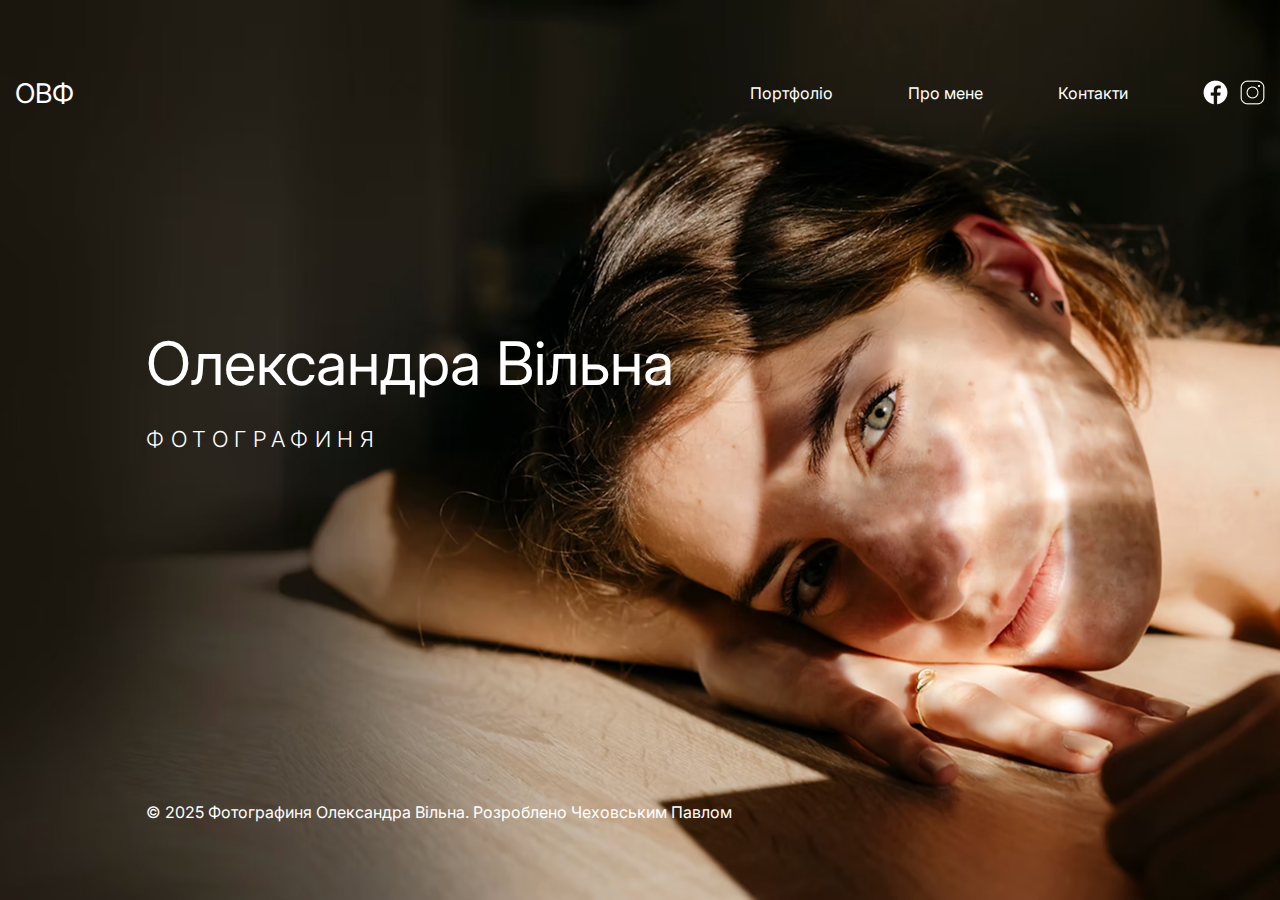
<file: index.html>
<!DOCTYPE html>
<html lang="uk">

<head>
    <meta charset="UTF-8">
    <meta name="viewport" content="width=device-width, initial-scale=1.0">
    <title>Головна сторінка</title>
    <link rel="preconnect" href="https://fonts.googleapis.com">
<link rel="preconnect" href="https://fonts.gstatic.com" crossorigin>
<link href="https://fonts.googleapis.com/css2?family=Inter:opsz,wght@14..32,100..900&display=swap" rel="stylesheet">
    <link rel="stylesheet" href="css/home.css">
</head>

<body>
    <div class="wrapper">
        <header class="header">
            <div class="header-container">
            <nav class="nav">
                <a href="home.html" class="subtitle">ОВФ</a>
                <div class="nav-block">
                    <a href="portfolio.html" class="nav-item">Портфоліо</a>
                    <a href="#" class="nav-item">Про мене</a>
                    <a href="#" class="nav-item">Контакти</a>
                    <div class="link-item">
                        <a href="https://www.facebook.com/" class="facebook-icon">
                            <img src="images/facebook-icon.png" alt="Facebook">
                        </a>
                        <a href="https://www.instagram.com/" class="instagram-icon">
                            <img src="images/instagram-icon.png" alt="Instagram">
                        </a>
                    </div>
                </div>
            </nav>
            </div> 
        </header>
        <main class="main">
            <div class="main-container">
                <h1 class="title">Олександра Вільна</h1>
                <p class="text">фотографиня</p>
            </div>
        </main>
        <footer class="footer">
            <div class="footer-container">
                <p class="copyright">© 2025 Фотографиня Олександра Вільна. Розроблено Чеховським Павлом</p>
            </div>
        </footer>
        
    </div>

</body>

</html>
</file>
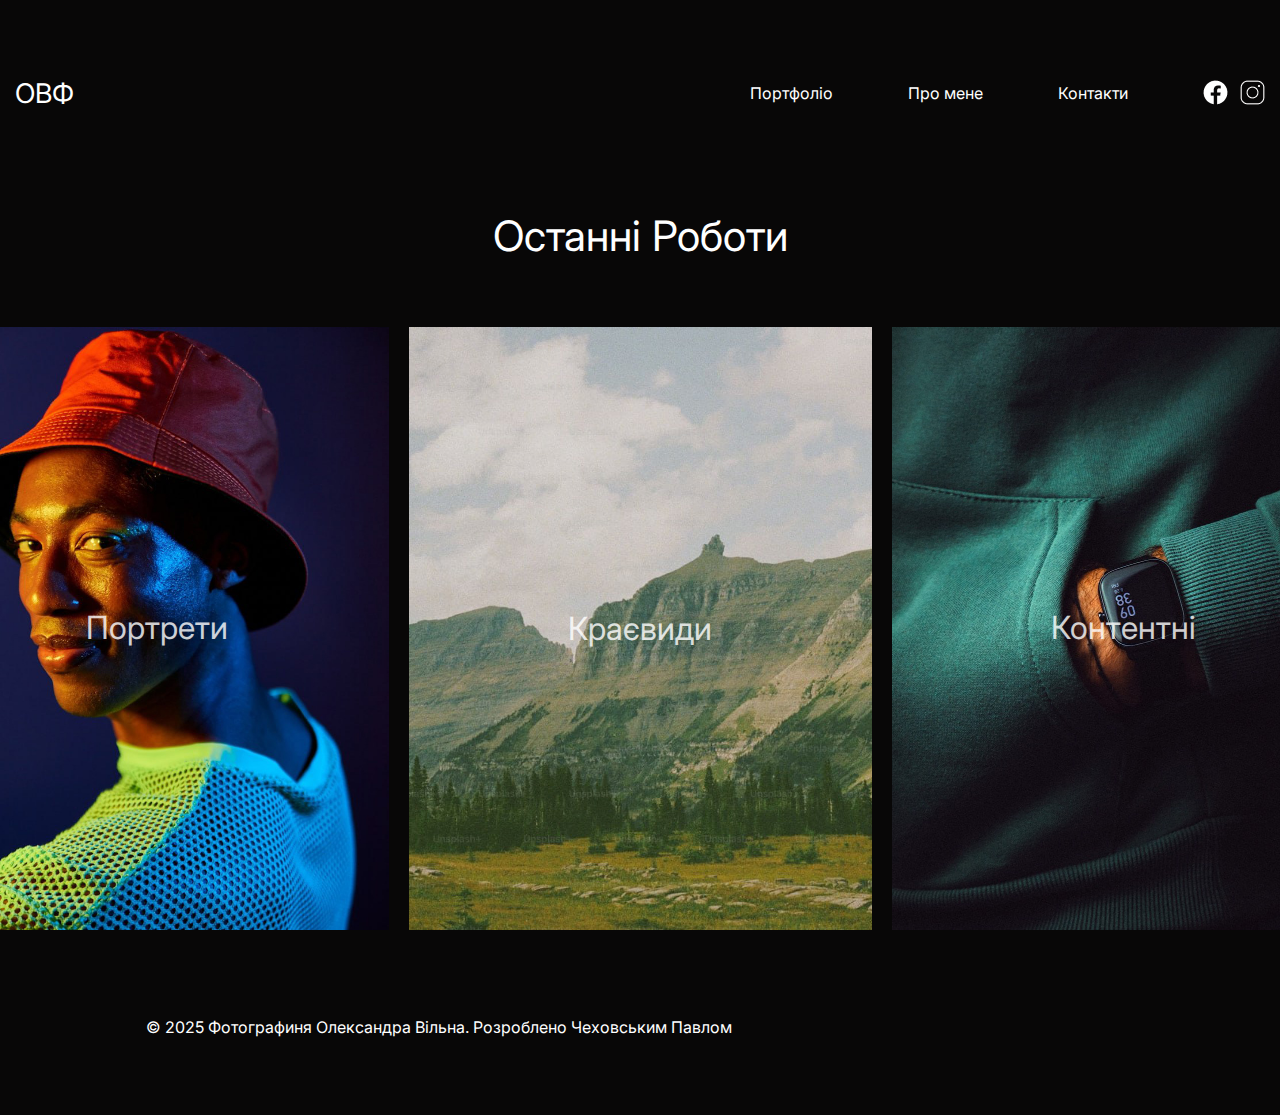
<file: portfolio.html>
<!DOCTYPE html>
<html lang="uk">

<head>
    <meta charset="UTF-8">
    <meta name="viewport" content="width=device-width, initial-scale=1.0">
    <title>Портфоліо</title>
    <link rel="preconnect" href="https://fonts.googleapis.com">
<link rel="preconnect" href="https://fonts.gstatic.com" crossorigin>
<link href="https://fonts.googleapis.com/css2?family=Inter:opsz,wght@14..32,100..900&display=swap" rel="stylesheet">
    <link rel="stylesheet" href="css/portfolio.css">
</head>

<body>
    <div class="wrapper"> 
        <header class="header">
            <div class="header-container">
                <nav class="nav">
                    <a href="home.html" class="subtitle">ОВФ</a>
                    <div class="nav-block">
                        <a href="#" class="nav-item">Портфоліо</a>
                        <a href="#" class="nav-item">Про мене</a>
                        <a href="#" class="nav-item">Контакти</a>
                        <div class="link-item">
                            <a href="https://www.facebook.com/" class="facebook-icon">
                                <img src="images/facebook-icon.png" alt="Facebook">
                            </a>
                            <a href="https://www.instagram.com/" class="instagram-icon">
                                <img src="images/instagram-icon.png" alt="Instagram">
                            </a>
                        </div>
                    </div>
                </nav>
            </div>    
        </header>   
        <main class="main">
            <div class="main-container">
                <h2 class="title">Останні Роботи</h2>
                <ul class="category-list">
                    <li class="list-item portraits">
                        <div class="image-container">
                            <img src="images/portraits.jpg" alt="Портрети">
                            <a href="#" class="category-link">Портрети</a>
                        </div>
                    </li>
                    <li class="list-item landscapes">
                        <div class="image-container">
                            <img src="images/landscapes.jpg" alt="Краєвиди">
                            <a href="#" class="category-link">Краєвиди</a>
                        </div>
                    </li>
                    <li class="list-item contents">
                        <div class="image-container">
                            <img src="images/contents.jpg" alt="Контентні">
                            <a href="#" class="category-link" >Контентні</a>
                        </div>
                    </li>
                </ul>
            </div>
        </main>    
        <footer class="footer">
            <div class="footer-container">  
                <p class="copyright">© 2025 Фотографиня Олександра Вільна. Розроблено Чеховським Павлом</p>
            </div>
        </footer>      
    </div>

</body>

</html>
</file>
<file: css/home.css>
@charset "UTF-8";
*,
*::before,
*::after {
  padding: 0;
  margin: 0;
  border: none;
  -webkit-box-sizing: border-box;
          box-sizing: border-box;
}

*::before,
*::after {
  display: inline-block;
}

a {
  text-decoration: none;
  color: inherit;
  display: inline-block;
}

li {
  list-style: none;
}

img {
  vertical-align: top;
}

h1,
h2,
h3,
h4,
h5,
h6 {
  font-weight: inherit;
  font-size: inherit;
}

html,
body {
  line-height: 1;
  height: 100%;
}

/* FORM */
input,
button,
textarea {
  font-family: inherit;
  font-size: inherit;
  line-height: inherit;
  color: inherit;
  background-color: transparent;
}

input,
textarea {
  width: 100%;
}

button,
select,
option {
  cursor: pointer;
}

input[type=text],
input[type=email],
input[type=tel],
textarea {
  -webkit-appearance: none;
     -moz-appearance: none;
          appearance: none;
}

html {
  font-size: 16px;
}

body {
  background-image: url(../images/background-image.jpg);
  background-size: cover;
  font-family: "Inter", serif;
  color: #FFFFFF;
}
body .wrapper {
  overflow: clip;
  display: -webkit-box;
  display: -ms-flexbox;
  display: flex;
  -webkit-box-orient: vertical;
  -webkit-box-direction: normal;
      -ms-flex-direction: column;
          flex-direction: column;
  -webkit-box-pack: justify;
      -ms-flex-pack: justify;
          justify-content: space-between;
  min-height: 100vh;
}

.header {
  font-weight: 400;
  padding-top: 80px; /* Вихідний верхній відступ */
}
@media (max-width: 1000px) {
  .header {
    padding-top: 40px; /* Зменшений верхній відступ */
  }
  .header .subtitle {
    font-size: 1.25rem;
  }
}
.header .header-container {
  max-width: 1458px;
  margin: 0 auto;
  padding: 0 15px;
}
.header .nav {
  display: -webkit-box;
  display: -ms-flexbox;
  display: flex;
  -webkit-box-pack: justify;
      -ms-flex-pack: justify;
          justify-content: space-between;
}
.header .nav .subtitle {
  line-height: 1;
  font-size: 1.6875rem;
  -ms-flex-item-align: start;
      align-self: flex-start;
  -webkit-transition-duration: 0.3s;
          transition-duration: 0.3s;
}
.header .nav .subtitle:hover {
  text-decoration: underline;
  -webkit-transform: scale(1.1);
      -ms-transform: scale(1.1);
          transform: scale(1.1);
  -webkit-transition-duration: 0.3s;
          transition-duration: 0.3s;
}
.header .nav .nav-block {
  display: -webkit-box;
  display: -ms-flexbox;
  display: flex;
  -webkit-box-pack: start;
      -ms-flex-pack: start;
          justify-content: flex-start;
  gap: 75px;
}
.header .nav .nav-block .nav-item {
  line-height: 1.2;
  font-size: 16px;
  -ms-flex-item-align: center;
      align-self: center;
  -webkit-transition-duration: 0.3s;
          transition-duration: 0.3s;
}
.header .nav .nav-block .nav-item:hover {
  text-decoration: underline;
  -webkit-transform: scale(1.2);
      -ms-transform: scale(1.2);
          transform: scale(1.2);
  -webkit-transition-duration: 0.3s;
          transition-duration: 0.3s;
}
.header .nav .nav-block .link-item {
  display: -webkit-box;
  display: -ms-flexbox;
  display: flex;
  -webkit-box-pack: justify;
      -ms-flex-pack: justify;
          justify-content: space-between;
  gap: 12px;
  -webkit-transition-duration: 0.3s;
          transition-duration: 0.3s;
}
.header .nav .nav-block .link-item .facebook-icon,
.header .nav .nav-block .link-item .instagram-icon {
  -ms-flex-wrap: nowrap;
      flex-wrap: nowrap;
  max-width: 100%;
  max-height: 100%;
}
.header .nav .nav-block .link-item .facebook-icon:hover,
.header .nav .nav-block .link-item .instagram-icon:hover {
  -webkit-transform: scale(1.3);
      -ms-transform: scale(1.3);
          transform: scale(1.3);
  -webkit-transition-duration: 0.3s;
          transition-duration: 0.3s;
}

.main {
  padding-top: 220px;
  font-weight: 400;
  line-height: 1.2;
  -webkit-box-flex: 1;
      -ms-flex-positive: 1;
          flex-grow: 1;
}
.main .main-container {
  max-width: 1018px;
  margin: 0 auto;
  padding: 0 15px;
  display: -webkit-box;
  display: -ms-flexbox;
  display: flex;
  -webkit-box-orient: vertical;
  -webkit-box-direction: normal;
      -ms-flex-direction: column;
          flex-direction: column;
  gap: 27px;
}
@media (max-width: 1000px) {
  .main .main-container {
    gap: 16px;
  }
  .main .main-container .title {
    font-size: 1.875rem;
  }
  .main .main-container .text {
    font-size: 1rem;
  }
}
.main .main-container .title {
  font-size: 3.75rem;
}
.main .main-container .text {
  font-weight: 300;
  font-size: 1.375rem;
  letter-spacing: 0.3em;
  text-transform: uppercase;
}

.footer {
  padding-bottom: 5rem; /* Вихідний нижній відступ */
}
@media (max-width: 1000px) {
  .footer {
    padding-bottom: 2.5rem; /* Зменшений нижній відступ */
  }
}
.footer .footer-container {
  max-width: 1018px;
  padding-bottom: 5rem;
  padding: 0 15px;
  margin: 0 auto;
}
</file>
<file: css/portfolio.css>
*,
*::before,
*::after {
  padding: 0;
  margin: 0;
  border: none;
  -webkit-box-sizing: border-box;
          box-sizing: border-box;
}

*::before,
*::after {
  display: inline-block;
}

a {
  text-decoration: none;
  color: inherit;
  display: inline-block;
}

li {
  list-style: none;
}

img {
  vertical-align: top;
}

h1,
h2,
h3,
h4,
h5,
h6 {
  font-weight: inherit;
  font-size: inherit;
}

html,
body {
  line-height: 1;
  height: 100%;
}

/* FORM */
input,
button,
textarea {
  font-family: inherit;
  font-size: inherit;
  line-height: inherit;
  color: inherit;
  background-color: transparent;
}

input,
textarea {
  width: 100%;
}

button,
select,
option {
  cursor: pointer;
}

input[type=text],
input[type=email],
input[type=tel],
textarea {
  -webkit-appearance: none;
     -moz-appearance: none;
          appearance: none;
}

html {
  font-size: 16px;
}

body {
  font-family: "Inter", serif;
  color: #FFFFFF;
  background-color: #080707;
}
body .wrapper {
  overflow: clip;
}

.header {
  font-weight: 400;
  padding-top: 80px;
}
.header .header-container {
  max-width: 1458px;
  margin: 0 auto;
  padding: 0 15px;
}
.header .nav {
  display: -webkit-box;
  display: -ms-flexbox;
  display: flex;
  -webkit-box-pack: justify;
      -ms-flex-pack: justify;
          justify-content: space-between;
}
.header .nav .subtitle {
  line-height: 1;
  font-size: 1.6875rem;
  -ms-flex-item-align: start;
      align-self: flex-start;
  -webkit-transition-duration: 0.3s;
          transition-duration: 0.3s;
}
.header .nav .subtitle:hover {
  text-decoration: underline;
  -webkit-transform: scale(1.1);
      -ms-transform: scale(1.1);
          transform: scale(1.1);
  -webkit-transition-duration: 0.3s;
          transition-duration: 0.3s;
}
.header .nav .nav-block {
  display: -webkit-box;
  display: -ms-flexbox;
  display: flex;
  -webkit-box-pack: start;
      -ms-flex-pack: start;
          justify-content: flex-start;
  gap: 75px;
}
.header .nav .nav-block .nav-item {
  line-height: 1.2;
  font-size: 16px;
  -ms-flex-item-align: center;
      align-self: center;
  -webkit-transition-duration: 0.3s;
          transition-duration: 0.3s;
}
.header .nav .nav-block .nav-item:hover {
  text-decoration: underline;
  -webkit-transform: scale(1.2);
      -ms-transform: scale(1.2);
          transform: scale(1.2);
  -webkit-transition-duration: 0.3s;
          transition-duration: 0.3s;
}
.header .nav .nav-block .link-item {
  display: -webkit-box;
  display: -ms-flexbox;
  display: flex;
  -webkit-box-pack: justify;
      -ms-flex-pack: justify;
          justify-content: space-between;
  gap: 12px;
}
.header .nav .nav-block .link-item .facebook-icon,
.header .nav .nav-block .link-item .instagram-icon {
  -ms-flex-wrap: nowrap;
      flex-wrap: nowrap;
  max-width: 100%;
  max-height: 100%;
}
.header .nav .nav-block .link-item .facebook-icon:hover,
.header .nav .nav-block .link-item .instagram-icon:hover {
  -webkit-transform: scale(1.3);
      -ms-transform: scale(1.3);
          transform: scale(1.3);
  -webkit-transition-duration: 0.3s;
          transition-duration: 0.3s;
}

.main {
  padding-top: 6.75rem;
  padding-bottom: 5rem;
}
.main .main-container {
  max-width: 1458px;
  margin: 0 auto;
  padding: 0 15px;
  display: -webkit-box;
  display: -ms-flexbox;
  display: flex;
  -webkit-box-orient: vertical;
  -webkit-box-direction: normal;
      -ms-flex-direction: column;
          flex-direction: column;
  -webkit-box-pack: justify;
      -ms-flex-pack: justify;
          justify-content: space-between;
  -webkit-box-align: center;
      -ms-flex-align: center;
          align-items: center;
  gap: 4.375rem;
}
.main .title {
  font-size: 2.625rem;
}
.main .category-list {
  display: -webkit-box;
  display: -ms-flexbox;
  display: flex;
  -webkit-box-pack: justify;
      -ms-flex-pack: justify;
          justify-content: space-between;
  gap: 1.25rem;
}
.main .category-list .list-item {
  width: 463px;
  font-size: 32px;
  line-height: 1.2;
  -webkit-transition-duration: 0.3s;
          transition-duration: 0.3s;
}
.main .category-list .list-item:hover {
  -webkit-transform: scale(0.97);
      -ms-transform: scale(0.97);
          transform: scale(0.97);
  -webkit-transition-duration: 0.4s;
          transition-duration: 0.4s;
}
.main .category-list .list-item .image-container {
  position: relative;
  display: inline-block;
}
.main .category-list .list-item img {
  display: block;
  width: 100%;
  height: 100%;
}
.main .category-list .list-item .category-link {
  position: absolute;
  left: 50%;
  top: 50%;
  -webkit-transform: translate(-50%, -50%);
      -ms-transform: translate(-50%, -50%);
          transform: translate(-50%, -50%);
  opacity: 80%;
}
.footer {
  padding-bottom: 5rem;
}
.footer .footer-container {
  max-width: 1018px;
  margin: 0 auto;
  padding: 0 15px;
}
</file>
